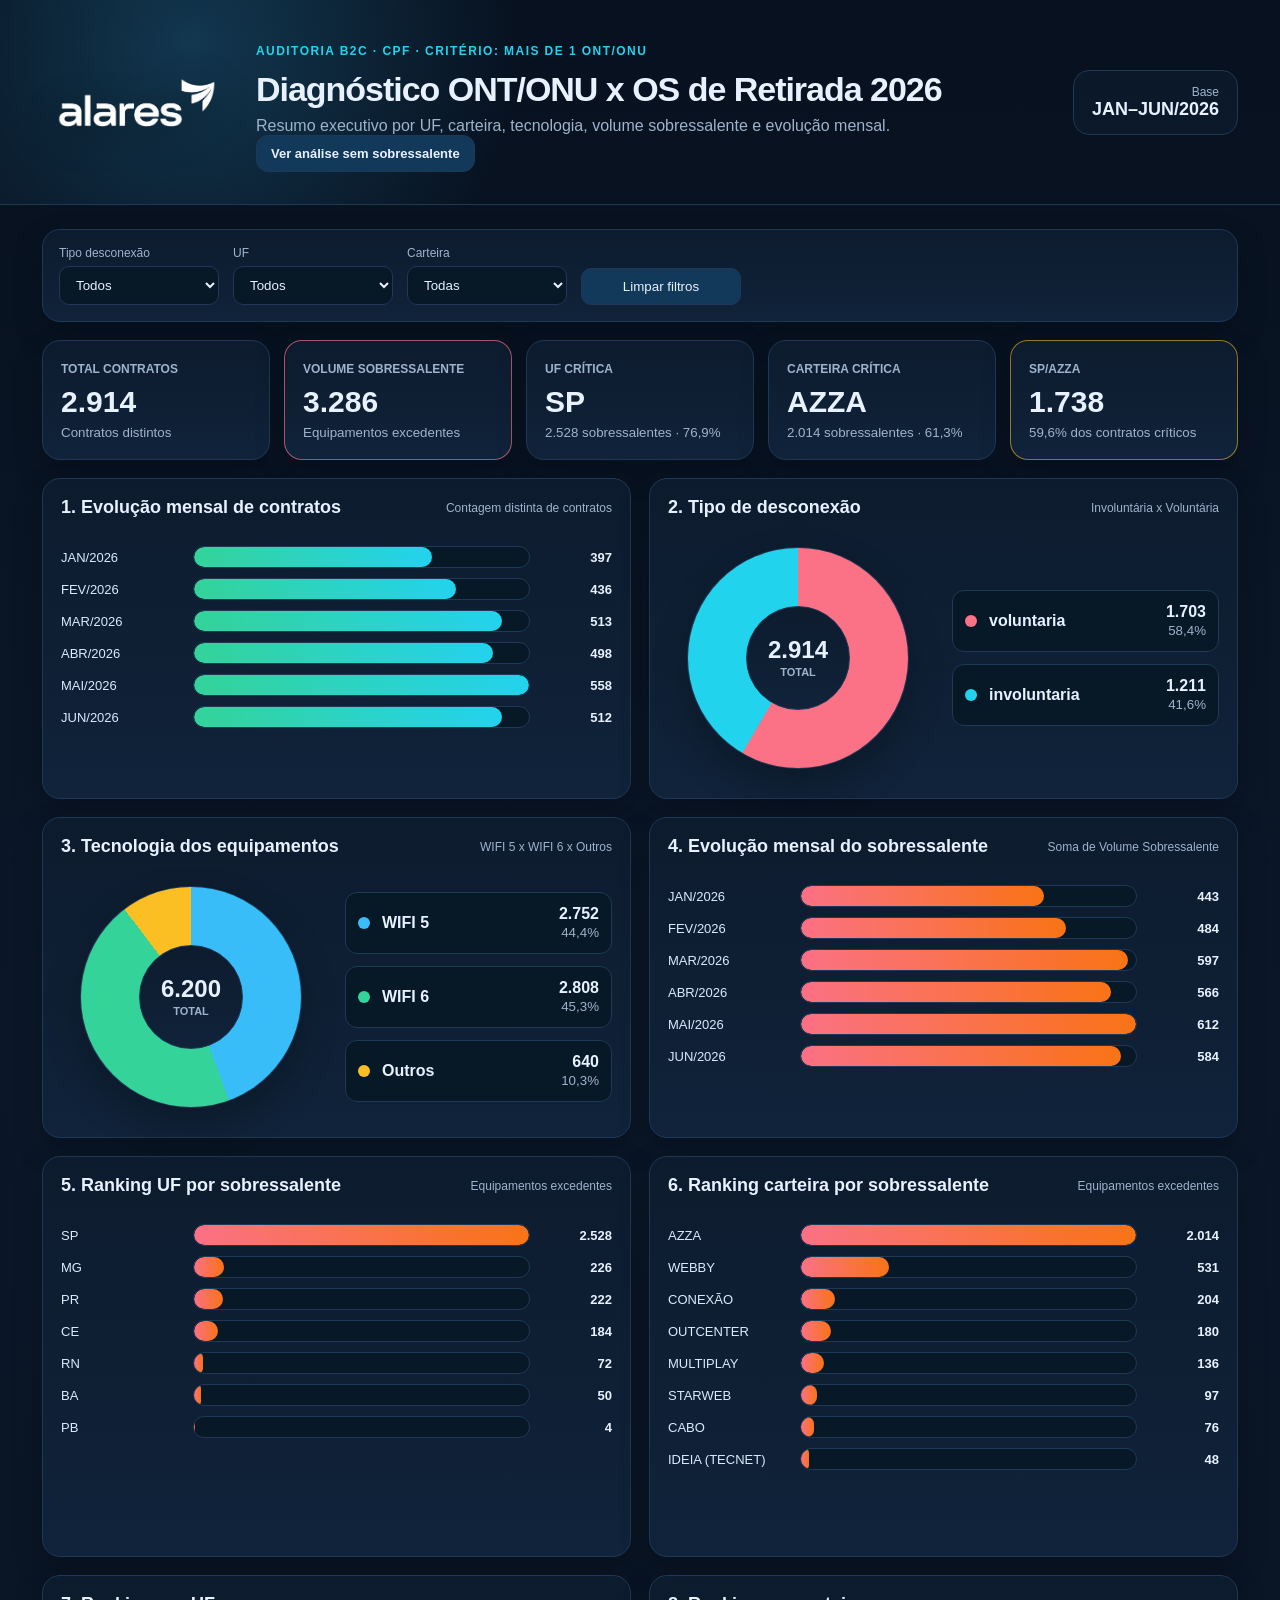
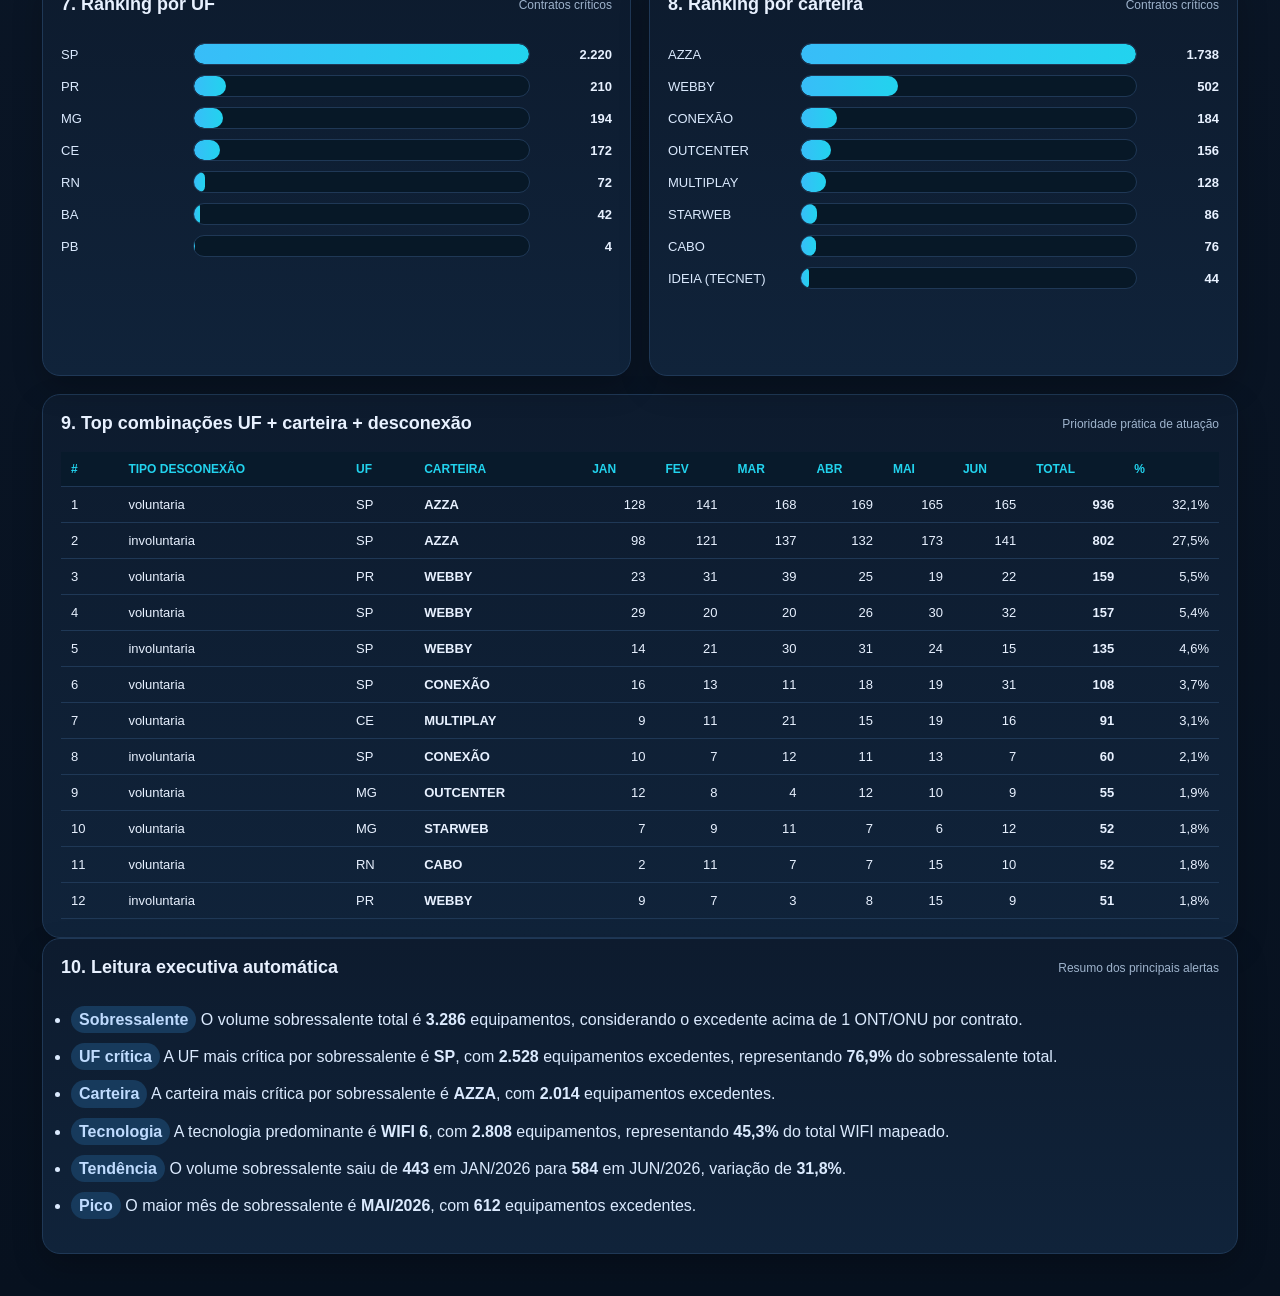
<file: index.html>
<!doctype html>
<html lang="pt-BR">
<head>
  <meta charset="utf-8" />
  <meta name="viewport" content="width=device-width, initial-scale=1" />
  <title>Diagnóstico ONT/ONU x OS de Retirada 2026</title>
  <link rel="stylesheet" href="style.css" />
</head>
<body>
  <header class="hero">
    <div class="brand-area">
      <img src="assets/logo-alares.png" alt="Logo Alares" class="logo-alares" />
      <div>
        <p class="eyebrow">Auditoria B2C · CPF · Critério: mais de 1 ONT/ONU</p>
        <h1>Diagnóstico ONT/ONU x OS de Retirada 2026</h1>
        <p class="subtitle">Resumo executivo por UF, carteira, tecnologia, volume sobressalente e evolução mensal.</p>
        <a class="action-btn" href="cenario-sem-sobressalente.html" style="display:inline-flex;align-items:center;justify-content:center;padding:10px 14px;border-radius:12px;border:1px solid #1f3856;background:#12395a;color:#e8f1ff;text-decoration:none;font-weight:700;font-size:13px;">
  Ver análise sem sobressalente
</a>
      </div>
    </div>
    <div class="stamp"><span>Base</span><strong>JAN–JUN/2026</strong></div>
  </header>

  <main class="container">
    <section class="filters card">
      <label>Tipo desconexão<select id="fTipo"><option value="">Todos</option></select></label>
      <label>UF<select id="fEstado"><option value="">Todos</option></select></label>
      <label>Carteira<select id="fCarteira"><option value="">Todas</option></select></label>
      <button id="resetBtn">Limpar filtros</button>
    </section>

    <section class="kpis">
      <article class="kpi card"><span>Total contratos</span><strong id="kpiTotal">-</strong><small>Contratos distintos</small></article>
      <article class="kpi card danger"><span>Volume sobressalente</span><strong id="kpiSurplus">-</strong><small>Equipamentos excedentes</small></article>
      <article class="kpi card"><span>UF crítica</span><strong id="kpiUF">-</strong><small id="kpiUFSub">-</small></article>
      <article class="kpi card"><span>Carteira crítica</span><strong id="kpiCarteira">-</strong><small id="kpiCarteiraSub">-</small></article>
      <article class="kpi card accent"><span>SP/AZZA</span><strong id="kpiSpAzza">-</strong><small id="kpiSpAzzaSub">do total filtrado</small></article>
    </section>

    <section class="grid two">
      <article class="card">
        <div class="card-title"><h2>1. Evolução mensal de contratos</h2><span>Contagem distinta de contratos</span></div>
        <div id="monthlyChart" class="chart"></div>
      </article>
      <article class="card">
        <div class="card-title"><h2>2. Tipo de desconexão</h2><span>Involuntária x Voluntária</span></div>
        <div id="tipoChart" class="chart pie-wrap">
          <div class="pie-area"><div id="tipoPie" class="pie-chart" aria-label="Gráfico de pizza por tipo de desconexão"></div></div>
          <div id="tipoLegend" class="pie-legend"></div>
        </div>
      </article>
    </section>

    <section class="grid two">
      <article class="card">
        <div class="card-title"><h2>3. Tecnologia dos equipamentos</h2><span>WIFI 5 x WIFI 6 x Outros</span></div>
        <div id="wifiChart" class="chart pie-wrap">
          <div class="pie-area"><div id="wifiPie" class="pie-chart wifi" aria-label="Gráfico de pizza por tecnologia"></div></div>
          <div id="wifiLegend" class="pie-legend"></div>
        </div>
      </article>
      <article class="card">
        <div class="card-title"><h2>4. Evolução mensal do sobressalente</h2><span>Soma de Volume Sobressalente</span></div>
        <div id="surplusMonthChart" class="chart"></div>
      </article>
    </section>

    <section class="grid two">
      <article class="card"><div class="card-title"><h2>5. Ranking UF por sobressalente</h2><span>Equipamentos excedentes</span></div><div id="surplusUfChart" class="chart tall"></div></article>
      <article class="card"><div class="card-title"><h2>6. Ranking carteira por sobressalente</h2><span>Equipamentos excedentes</span></div><div id="surplusCarteiraChart" class="chart tall"></div></article>
    </section>

    <section class="grid two">
      <article class="card"><div class="card-title"><h2>7. Ranking por UF</h2><span>Contratos críticos</span></div><div id="ufChart" class="chart tall"></div></article>
      <article class="card"><div class="card-title"><h2>8. Ranking por carteira</h2><span>Contratos críticos</span></div><div id="carteiraChart" class="chart tall"></div></article>
    </section>

    <section class="card">
      <div class="card-title"><h2>9. Top combinações UF + carteira + desconexão</h2><span>Prioridade prática de atuação</span></div>
      <div class="table-wrap"><table id="topTable"><thead><tr><th>#</th><th>Tipo desconexão</th><th>UF</th><th>Carteira</th><th>JAN</th><th>FEV</th><th>MAR</th><th>ABR</th><th>MAI</th><th>Total</th><th>%</th></tr></thead><tbody></tbody></table></div>
    </section>

    <section class="card insights"><div class="card-title"><h2>10. Leitura executiva automática</h2><span>Resumo dos principais alertas</span></div><ul id="insightList"></ul></section>
  </main>
  <script src="app.js"></script>
</body>
</html>
</file>
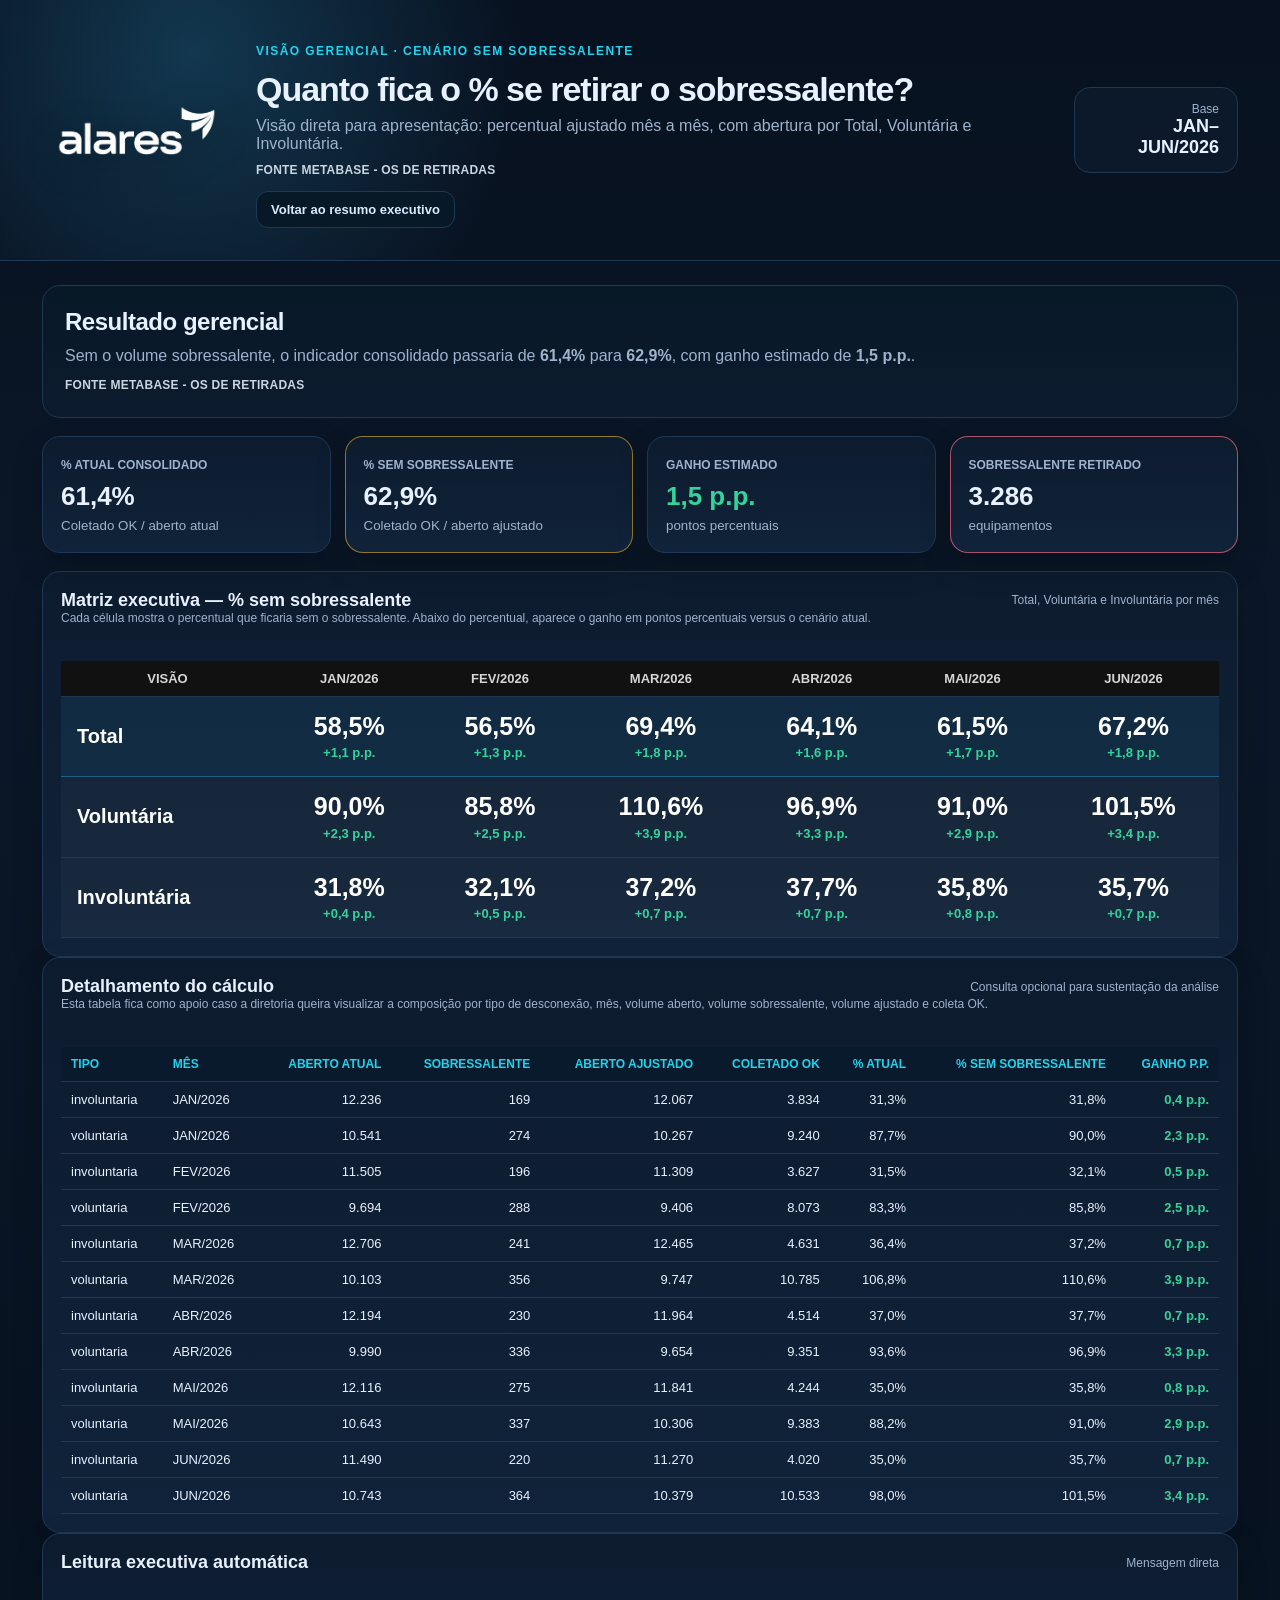
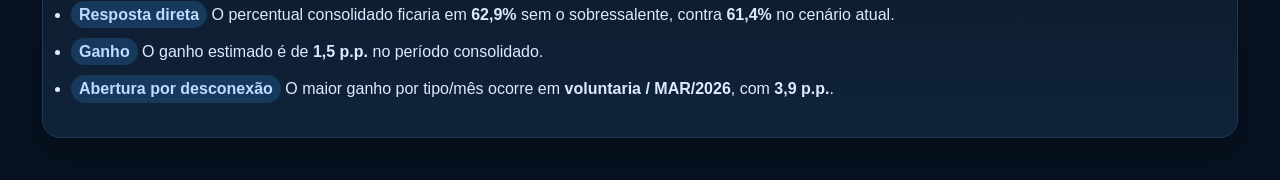
<file: cenario-sem-sobressalente.html>
<!doctype html>
<html lang="pt-BR">
<head>
  <meta charset="utf-8" />
  <meta name="viewport" content="width=device-width, initial-scale=1" />
  <title>Cenário Gerencial Sem Sobressalente — Dashboard ONT/ONU</title>
  <link rel="stylesheet" href="style.css" />
  <style>
    .page-actions{display:flex;gap:12px;flex-wrap:wrap;margin-top:14px}
    .action-btn{display:inline-flex;align-items:center;justify-content:center;gap:8px;padding:10px 14px;border-radius:12px;border:1px solid var(--line);background:#12395a;color:var(--text);text-decoration:none;font-weight:700;font-size:13px}
    .action-btn.secondary{background:#071827;color:#dbeafe}
    .kpis.executive{grid-template-columns:repeat(4,1fr)}
    .kpi strong.small{font-size:26px}
    .delta-positive{color:var(--green)}
    .executive-headline{padding:22px;border:1px solid var(--line);border-radius:18px;background:linear-gradient(180deg,#071827,#0d1b2e);margin-bottom:18px}
    .executive-headline h2{margin:0 0 8px;font-size:24px;letter-spacing:-.02em}
    .executive-headline p{margin:0;color:var(--muted);line-height:1.45}
    .source-line{margin-top:10px!important;color:#cbd5e1!important;font-size:12px!important;font-weight:700;letter-spacing:.02em;text-transform:uppercase}
    .table-wrap.matrix-table table{font-size:18px}
    .table-wrap.matrix-table th{font-size:13px;background:#111;color:#d6d6d6;text-align:center}
    .table-wrap.matrix-table td{font-size:20px;color:#d6d6d6;background:rgba(255,255,255,.03);padding:16px;text-align:center;vertical-align:middle}
    .table-wrap.matrix-table td:first-child{font-weight:800;color:#fff;text-align:left;min-width:145px}
    .matrix-value{display:block;font-size:25px;font-weight:900;color:#fff;line-height:1.1}
    .matrix-gain{display:block;margin-top:5px;font-size:13px;color:var(--green);font-weight:800}
    .matrix-row-total td{background:rgba(56,189,248,.08)!important;border-top:1px solid rgba(56,189,248,.35);border-bottom:1px solid rgba(56,189,248,.35)}
    .table-wrap.detail-table table td.num,.table-wrap.detail-table table th.num{text-align:right}
    .gain{color:var(--green);font-weight:800}
    .compact-note{padding:0 18px 18px;color:var(--muted);font-size:12px}
    @media(max-width:1100px){.kpis.executive{grid-template-columns:repeat(2,1fr)}}
    @media(max-width:720px){.kpis.executive{grid-template-columns:1fr}.page-actions{width:100%}.action-btn{width:100%}.table-wrap.matrix-table table{font-size:13px}.table-wrap.matrix-table td{font-size:15px;padding:12px}.matrix-value{font-size:18px}.matrix-gain{font-size:11px}}
  </style>
</head>
<body>
  <header class="hero">
    <div class="brand-area">
      <img src="assets/logo-alares.png" alt="Logo Alares" class="logo-alares" />
      <div>
        <p class="eyebrow">Visão gerencial · Cenário sem sobressalente</p>
        <h1>Quanto fica o % se retirar o sobressalente?</h1>
        <p class="subtitle">Visão direta para apresentação: percentual ajustado mês a mês, com abertura por Total, Voluntária e Involuntária.</p>
        <p class="source-line">Fonte MetaBase - OS de Retiradas</p>
        <div class="page-actions">
          <a class="action-btn secondary" href="index.html">Voltar ao resumo executivo</a>
        </div>
      </div>
    </div>
    <div class="stamp"><span>Base</span><strong>JAN–JUN/2026</strong></div>
  </header>

  <main class="container">
    <section class="executive-headline">
      <h2 id="headlineTitulo">Resultado gerencial</h2>
      <p id="headlineTexto">Calculando cenário ajustado...</p>
      <p class="source-line">Fonte MetaBase - OS de Retiradas</p>
    </section>

    <section class="kpis executive">
      <article class="kpi card"><span>% atual consolidado</span><strong id="kpiPctAtual" class="small">-</strong><small>Coletado OK / aberto atual</small></article>
      <article class="kpi card accent"><span>% sem sobressalente</span><strong id="kpiPctAjustado" class="small">-</strong><small>Coletado OK / aberto ajustado</small></article>
      <article class="kpi card"><span>Ganho estimado</span><strong id="kpiGanho" class="small delta-positive">-</strong><small>pontos percentuais</small></article>
      <article class="kpi card danger"><span>Sobressalente retirado</span><strong id="kpiSobra" class="small">-</strong><small>equipamentos</small></article>
    </section>

    <section class="card">
      <div class="card-title"><h2>Matriz executiva — % sem sobressalente</h2><span>Total, Voluntária e Involuntária por mês</span></div>
      <div class="compact-note">Cada célula mostra o percentual que ficaria sem o sobressalente. Abaixo do percentual, aparece o ganho em pontos percentuais versus o cenário atual.</div>
      <div class="table-wrap matrix-table">
        <table id="matrizExecutiva">
          <thead></thead>
          <tbody></tbody>
        </table>
      </div>
    </section>

    <section class="card">
      <div class="card-title"><h2>Detalhamento do cálculo</h2><span>Consulta opcional para sustentação da análise</span></div>
      <div class="compact-note">Esta tabela fica como apoio caso a diretoria queira visualizar a composição por tipo de desconexão, mês, volume aberto, volume sobressalente, volume ajustado e coleta OK.</div>
      <div class="table-wrap detail-table">
        <table id="tabelaDetalhe">
          <thead>
            <tr>
              <th>Tipo</th><th>Mês</th><th class="num">Aberto atual</th><th class="num">Sobressalente</th><th class="num">Aberto ajustado</th><th class="num">Coletado OK</th><th class="num">% atual</th><th class="num">% sem sobressalente</th><th class="num">Ganho p.p.</th>
            </tr>
          </thead>
          <tbody></tbody>
        </table>
      </div>
    </section>

    <section class="card insights">
      <div class="card-title"><h2>Leitura executiva automática</h2><span>Mensagem direta</span></div>
      <ul id="insightList"></ul>
    </section>
  </main>

  <script src="cenario-sem-sobressalente.js"></script>
</body>
</html>
</file>
<file: style.css>
:root{--bg:#07111f;--panel:#0d1b2e;--panel2:#10233a;--text:#e8f1ff;--muted:#9eb3cc;--blue:#38bdf8;--cyan:#22d3ee;--green:#34d399;--yellow:#fbbf24;--red:#fb7185;--orange:#f97316;--purple:#a78bfa;--line:#1f3856}*{box-sizing:border-box}body{margin:0;font-family:Inter,Segoe UI,Arial,sans-serif;background:linear-gradient(180deg,#07111f,#0b1728 35%,#07111f);color:var(--text)}.hero{display:flex;justify-content:space-between;gap:24px;align-items:center;padding:32px 42px;border-bottom:1px solid var(--line);background:radial-gradient(circle at 15% 20%,rgba(56,189,248,.22),transparent 30%)}.brand-area{display:flex;align-items:center;gap:24px}.logo-alares{width:190px;max-height:80px;object-fit:contain;display:block;filter:drop-shadow(0 8px 18px rgba(0,0,0,.35))}h1{margin:6px 0 8px;font-size:34px;letter-spacing:-.03em}.eyebrow{color:var(--cyan);font-weight:700;text-transform:uppercase;font-size:12px;letter-spacing:.12em}.subtitle{margin:0;color:var(--muted)}.stamp{background:rgba(13,27,46,.8);border:1px solid var(--line);padding:14px 18px;border-radius:16px;text-align:right;min-width:150px}.stamp span{display:block;color:var(--muted);font-size:12px}.stamp strong{font-size:18px}.container{padding:24px 42px 42px}.card{background:linear-gradient(180deg,var(--panel),var(--panel2));border:1px solid var(--line);border-radius:18px;box-shadow:0 12px 30px rgba(0,0,0,.22)}.filters{display:flex;gap:14px;align-items:end;padding:16px;margin-bottom:18px;flex-wrap:wrap}.filters label{display:grid;gap:6px;color:var(--muted);font-size:12px}.filters select,.filters button{background:#071827;color:var(--text);border:1px solid var(--line);border-radius:10px;padding:10px 12px;min-width:160px}.filters button{cursor:pointer;background:#12395a}.kpis{display:grid;grid-template-columns:repeat(5,1fr);gap:14px;margin-bottom:18px}.kpi{padding:18px}.kpi span{color:var(--muted);font-size:12px;text-transform:uppercase;font-weight:700}.kpi strong{display:block;margin:8px 0 4px;font-size:30px}.kpi small{color:var(--muted)}.kpi.accent{border-color:rgba(251,191,36,.55)}.kpi.danger{border-color:rgba(251,113,133,.65)}.grid{display:grid;gap:18px;margin-bottom:18px}.grid.two{grid-template-columns:1fr 1fr}.card-title{display:flex;justify-content:space-between;gap:12px;align-items:center;padding:18px 18px 0}.card-title h2{margin:0;font-size:18px}.card-title span{color:var(--muted);font-size:12px}.chart{padding:18px;min-height:280px}.chart.tall{min-height:360px}.bar-row{display:grid;grid-template-columns:120px 1fr 70px;gap:12px;align-items:center;margin:10px 0}.bar-label{color:#dbeafe;font-size:13px;white-space:nowrap;overflow:hidden;text-overflow:ellipsis}.bar-track{height:22px;background:#071827;border-radius:999px;overflow:hidden;border:1px solid var(--line)}.bar{height:100%;border-radius:999px;background:linear-gradient(90deg,var(--blue),var(--cyan))}.bar.green{background:linear-gradient(90deg,var(--green),var(--cyan))}.bar.red{background:linear-gradient(90deg,var(--red),var(--orange))}.bar.purple{background:linear-gradient(90deg,var(--purple),var(--cyan))}.bar-value{text-align:right;color:var(--text);font-weight:700;font-size:13px}.pie-wrap{display:grid;grid-template-columns:260px 1fr;gap:24px;align-items:center;min-height:280px}.pie-area{display:flex;align-items:center;justify-content:center;min-height:220px}.pie-chart{width:220px;height:220px;border-radius:50%;position:relative;box-shadow:0 0 0 1px var(--line),0 16px 36px rgba(0,0,0,.28)}.pie-chart::after{content:"";position:absolute;inset:58px;border-radius:50%;background:linear-gradient(180deg,var(--panel),var(--panel2));border:1px solid var(--line)}.pie-center{position:absolute;inset:0;display:flex;align-items:center;justify-content:center;flex-direction:column;z-index:1;pointer-events:none}.pie-center strong{font-size:24px;line-height:1}.pie-center span{font-size:11px;color:var(--muted);margin-top:4px;text-transform:uppercase;font-weight:700}.pie-legend{display:grid;gap:12px;align-content:center}.legend-item{display:grid;grid-template-columns:14px 1fr auto;gap:10px;align-items:center;padding:12px;border:1px solid var(--line);background:#071827;border-radius:12px}.legend-dot{width:12px;height:12px;border-radius:50%}.legend-name{font-weight:700}.legend-value{text-align:right}.legend-value strong{display:block}.legend-value small{color:var(--muted)}.table-wrap{overflow:auto;padding:18px}table{width:100%;border-collapse:collapse;font-size:13px}th,td{padding:10px;border-bottom:1px solid var(--line);text-align:left}th{color:var(--cyan);font-size:12px;text-transform:uppercase;background:#081a2b;position:sticky;top:0}td.num{text-align:right;font-variant-numeric:tabular-nums}.insights ul{margin:0;padding:18px 28px 24px}.insights li{margin:10px 0;color:#dbeafe;line-height:1.45}.badge{display:inline-block;padding:2px 8px;border-radius:999px;background:#173a5c;color:#bfdbfe;font-weight:700}@media(max-width:1100px){.kpis,.grid.two{grid-template-columns:1fr 1fr}.hero{align-items:flex-start;flex-direction:column}.logo-alares{width:160px}}@media(max-width:720px){.container,.hero{padding:20px}.brand-area{flex-direction:column;align-items:flex-start;gap:14px}.logo-alares{width:145px;max-height:60px}.kpis,.grid.two{grid-template-columns:1fr}.bar-row{grid-template-columns:90px 1fr 55px}.pie-wrap{grid-template-columns:1fr}.pie-chart{width:200px;height:200px}.pie-chart::after{inset:52px}}
</file>
